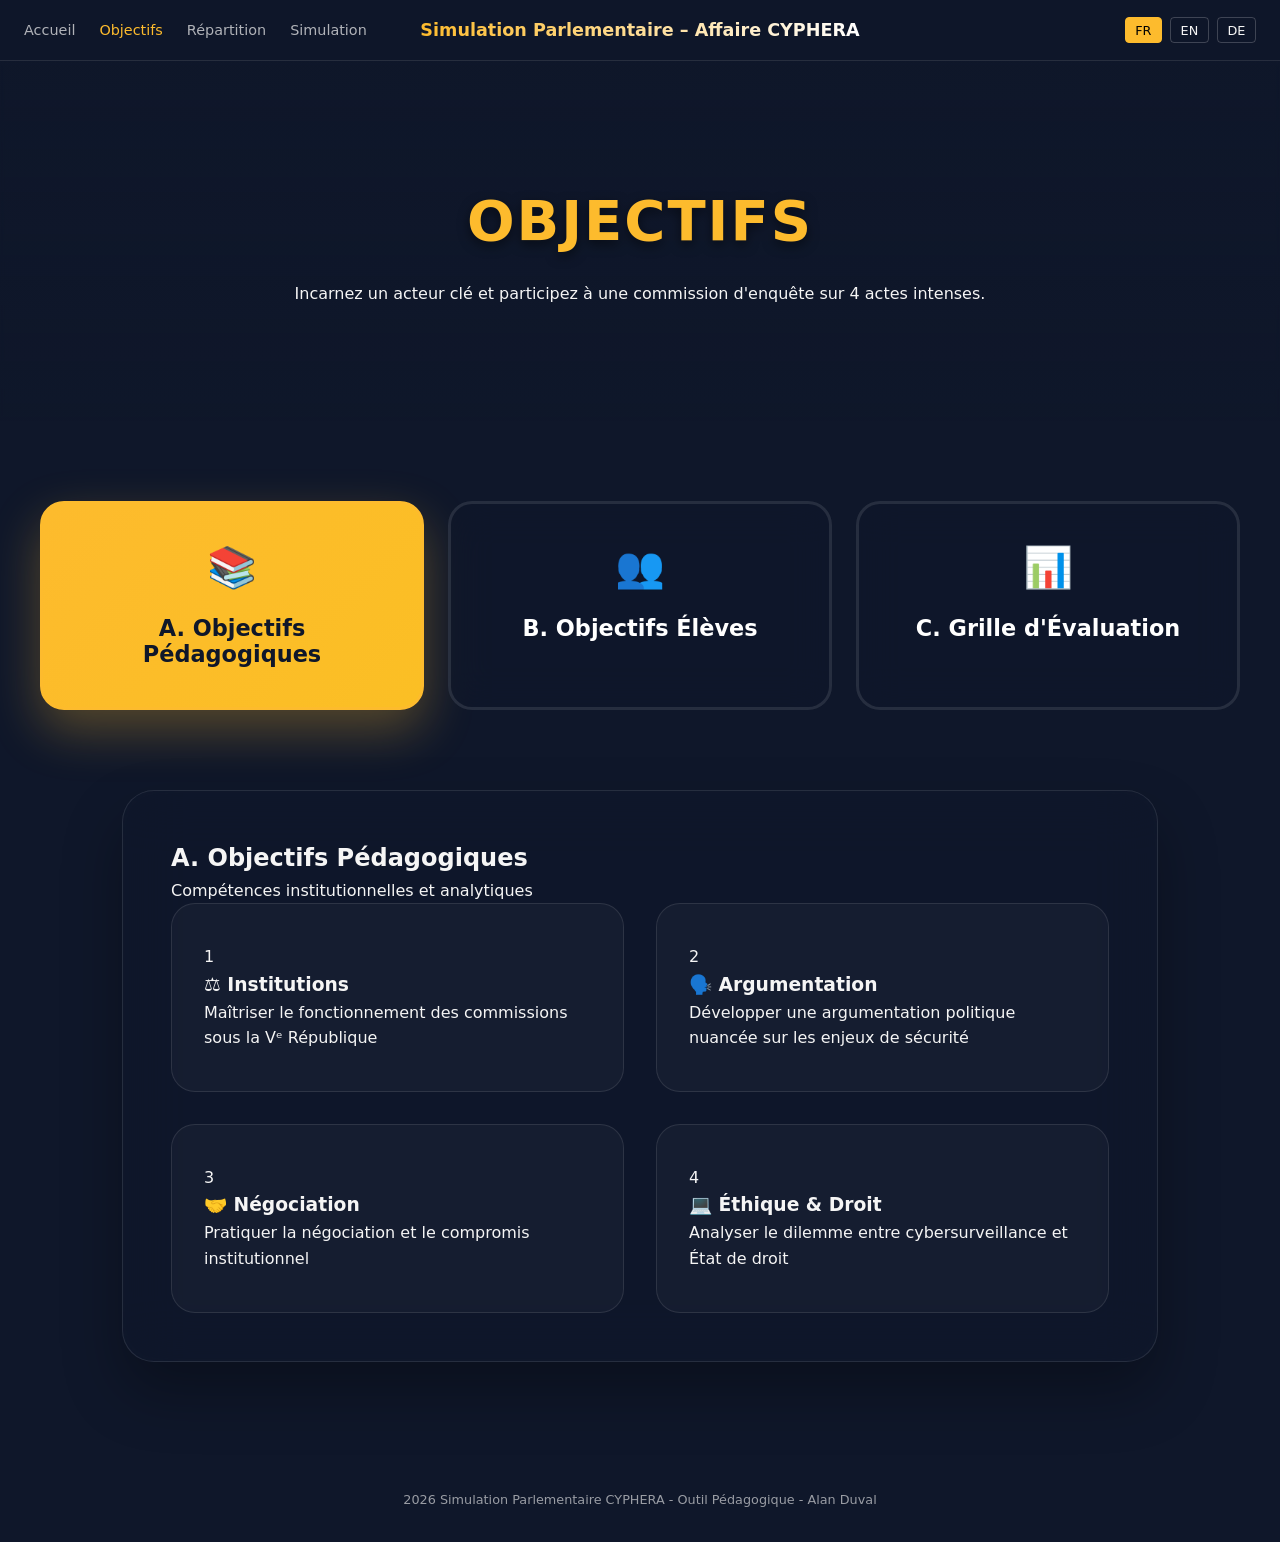
<file: objectifs.html>
<!DOCTYPE html>
<html lang="fr">
<head>
    <meta charset="UTF-8">
    <meta name="viewport" content="width=device-width, initial-scale=1.0">
    <title data-i18n="tab_objectives">Objectifs – Affaire CYPHERA</title>
    <link rel="stylesheet" href="css/base/variables.css">
    <link rel="stylesheet" href="css/base/reset.css">
    <link rel="stylesheet" href="css/base/layout.css">
    <link rel="stylesheet" href="css/components/header.css">
    <link rel="stylesheet" href="css/components/header-nav.css">
    <link rel="stylesheet" href="css/components/header-mobile.css">
    <link rel="stylesheet" href="css/components/hero.css">
    <link rel="stylesheet" href="css/components/glass-card.css">
    <link rel="stylesheet" href="css/components/tables.css">
    <link rel="stylesheet" href="css/pages/objectifs/objectifs-layout.css">
    <link rel="stylesheet" href="css/pages/objectifs/objectifs-eval.css">
</head>
<body data-lang="fr">
    <main class="objectifs-container">
        <!-- Page Hero (Harmonized) -->
        <section class="page-hero">
            <div class="video-container">
                <video id="bgVideo" autoplay muted playsinline loop>
                    <source src="assets/videos/CYPHERA02.mp4" type="video/mp4">
                </video>
                <div class="video-overlay"></div>
            </div>
            <div class="hero-content">
                <h1 data-i18n="nav_objectives">Objectifs</h1>
                <p data-i18n="slide3_text">Incarnez un acteur clé et participez à une commission d'enquête sur 4 actes intenses.</p>
            </div>
        </section>

        <!-- Navigation par 3 Boutons -->
        <section class="objectifs-buttons">
            <div class="buttons-grid">
                <button class="objectif-btn pedagogique active" data-section="pedagogiques">
                    <span class="btn-icon">📚</span>
                    <span data-i18n="objectifs.pedagogiques">A. Objectifs Pédagogiques</span>
                </button>
                <button class="objectif-btn eleves" data-section="eleves">
                    <span class="btn-icon">👥</span>
                    <span data-i18n="objectifs.eleves">B. Objectifs Élèves</span>
                </button>
                <button class="objectif-btn evaluation" data-section="evaluation">
                    <span class="btn-icon">📊</span>
                    <span data-i18n="objectifs.evaluation">C. Grille d'Évaluation</span>
                </button>
            </div>
        </section>

        <!-- Contenu Dynamique 3 Sections -->
        <section class="objectifs-content">
            
            <!-- Section A : Objectifs Pédagogiques -->
            <!-- Section A : Objectifs Pédagogiques -->
            <div id="pedagogiques" class="content-section active glass-card">
                <div class="section-header">
                    <h2 data-i18n="pedagogiques.title">A. Objectifs Pédagogiques</h2>
                    <p class="section-subtitle" data-i18n="pedagogiques.subtitle">Compétences institutionnelles et analytiques</p>
                </div>
                
                <div class="goals-grid">
                    <div class="goal-card">
                        <span class="goal-number">1</span>
                        <h3 data-i18n="pedagogiques.1.title">⚖️ Institutions</h3>
                        <p data-i18n="pedagogiques.1.desc">Maîtriser le fonctionnement des commissions sous la Vᵉ République</p>
                    </div>
                    
                    <div class="goal-card">
                        <span class="goal-number">2</span>
                        <h3 data-i18n="pedagogiques.2.title">🗣️ Argumentation</h3>
                        <p data-i18n="pedagogiques.2.desc">Développer une argumentation politique nuancée sur les enjeux de sécurité</p>
                    </div>
                    
                    <div class="goal-card">
                        <span class="goal-number">3</span>
                        <h3 data-i18n="pedagogiques.3.title">🤝 Négociation</h3>
                        <p data-i18n="pedagogiques.3.desc">Pratiquer la négociation et le compromis institutionnel</p>
                    </div>
                    
                    <div class="goal-card">
                        <span class="goal-number">4</span>
                        <h3 data-i18n="pedagogiques.4.title">💻 Éthique & Droit</h3>
                        <p data-i18n="pedagogiques.4.desc">Analyser le dilemme entre cybersurveillance et État de droit</p>
                    </div>
                </div>
            </div>

            <!-- Section B : Objectifs Élèves (CORRECTION #3) -->
            <div id="eleves" class="content-section glass-card">
                <div class="section-header">
                    <h2 data-i18n="eleves.title">B. Objectifs pour les Élèves</h2>
                    <p class="section-subtitle" data-i18n="eleves.subtitle">Préparation et évaluation concrètes</p>
                </div>
                
                <div class="goals-grid">
                    <div class="goal-card">
                        <span class="goal-number">1</span>
                        <h3 data-i18n="eleves.1.title">🎭 Incarner un rôle</h3>
                        <p data-i18n="eleves.1.desc">Incarner de manière réaliste l'un des 14 rôles attribués</p>
                    </div>
                    
                    <div class="goal-card">
                        <span class="goal-number">2</span>
                        <h3 data-i18n="eleves.2.title">📝 Préparer arguments</h3>
                        <p data-i18n="eleves.2.desc">Préparer des arguments adaptés à la position politique du rôle</p>
                    </div>
                    
                    <div class="goal-card">
                        <span class="goal-number">3</span>
                        <h3 data-i18n="eleves.3.title">⚖️ Comprendre les institutions</h3>
                        <p data-i18n="eleves.3.desc">Comprendre sa place et ses pouvoirs dans le cadre des institutions de la Ve République</p>
                    </div>
                    
                    <div class="goal-card">
                        <span class="goal-number">4</span>
                        <h3 data-i18n="eleves.4.title">🗳️ Participer débat</h3>
                        <p data-i18n="eleves.4.desc">Participer activement au débat démocratique structuré</p>
                    </div>
                </div>
            </div>

            <!-- Section C : Grille d'Évaluation COMPLÈTE -->
            <div id="evaluation" class="content-section glass-card">
                <h2 data-i18n="eval.title">Grille d'Évaluation (20 points)</h2>
                
                <div class="evaluation-summary">
                    <p data-i18n="eval.description">Évaluation par groupe (2 élèves) sur 4 phases (5 pts/phase × 4 = 20 pts)</p>
                </div>

                <!-- Tableau Principal 4 Critères -->
                <table class="evaluation-grid main-grid">
                    <thead>
                        <tr>
                            <th data-i18n="eval.criteria">Critère</th>
                            <th data-i18n="eval.description_col">Description</th>
                            <th data-i18n="eval.0to1">0-1 pt</th>
                            <th data-i18n="eval.2to3">2-3 pts</th>
                            <th data-i18n="eval.4to5">4-5 pts</th>
                        </tr>
                    </thead>
                    <tbody>
                        <tr>
                            <td data-i18n="eval.criterion1">1. Rôle</td>
                            <td data-i18n="eval.desc1">Cohérence/jeu du rôle attribué (position, intérêts, limites)</td>
                            <td>Flou</td>
                            <td>Plausible</td>
                            <td class="gold">Nuancé</td>
                        </tr>
                        <tr>
                            <td data-i18n="eval.criterion2">2. Faits CYPHERA</td>
                            <td data-i18n="eval.desc2">Maîtrise scénario (ingérence, surveillance, 14 acteurs)</td>
                            <td>Imprécis</td>
                            <td>Corrects</td>
                            <td class="gold">Enrichis</td>
                        </tr>
                        <tr>
                            <td data-i18n="eval.criterion3">3. Questions/Réponses</td>
                            <td data-i18n="eval.desc3">Commission: questions incisives. Témoins: réponses cohérentes</td>
                            <td>Vagues</td>
                            <td>Basiques</td>
                            <td class="gold">Stratégiques</td>
                        </tr>
                        <tr>
                            <td data-i18n="eval.criterion4">4. Argumentation</td>
                            <td data-i18n="eval.desc4">Dilemme sécurité/libertés, cohérence avec pouvoir du rôle</td>
                            <td>Faibles</td>
                            <td>Logiques</td>
                            <td class="gold">Complexes</td>
                        </tr>
                    </tbody>
                </table>

                <!-- Tableaux Par Phase (Actes 1-4) -->
                <div class="phases-breakdown">
                    <div class="phase-card">
                        <h3 data-i18n="eval.phase1">Phase 1 : Création Commission (Acte 1)</h3>
                        <table class="phase-grid">
                            <tr><th data-i18n="eval.focus">Focus</th><th data-i18n="eval.expected">Attendus</th></tr>
                            <tr><td data-i18n="eval.role">Rôle</td><td>Négociation président/rapporteur crédible</td></tr>
                            <tr><td data-i18n="eval.facts">Faits</td><td>Procédure résolution, bureau commission</td></tr>
                            <tr><td data-i18n="eval.questions">Questions</td><td>"Qui élit président ?", "Champ enquête ?"</td></tr>
                            <tr><td data-i18n="eval.argumentation">Argumentation</td><td>Compromis majorités/oppositions</td></tr>
                        </table>
                    </div>
                    <div class="phase-card">
                        <h3 data-i18n="eval.phase2">Phase 2 : Auditions (Acte 2)</h3>
                        <table class="phase-grid">
                            <tr><th data-i18n="eval.focus">Focus</th><th data-i18n="eval.expected">Attendus</th></tr>
                            <tr><td data-i18n="eval.role">Rôle</td><td>CNIL→RGPD, Extrême droite→Singapour, Journalistes→sources</td></tr>
                            <tr><td data-i18n="eval.facts">Faits</td><td>CYPHERA SECURITY, surveillance collatérale</td></tr>
                            <tr><td data-i18n="eval.questions">Questions</td><td>"Pourquoi surveiller innocents ?"</td></tr>
                            <tr><td data-i18n="eval.argumentation">Argumentation</td><td>Défense/attaque selon position</td></tr>
                        </table>
                    </div>
                    <div class="phase-card">
                        <h3 data-i18n="eval.phase3">Phase 3 : Rapport (Acte 3)</h3>
                        <table class="phase-grid">
                            <tr><th data-i18n="eval.focus">Focus</th><th data-i18n="eval.expected">Attendus</th></tr>
                            <tr><td data-i18n="eval.role">Rôle</td><td>4 positions/acteur/acte cohérentes</td></tr>
                            <tr><td data-i18n="eval.facts">Faits</td><td>Synthèse auditions, responsabilités</td></tr>
                            <tr><td data-i18n="eval.questions">Questions</td><td>Réformes proposées (CNCTR, loi)</td></tr>
                            <tr><td data-i18n="eval.argumentation">Argumentation</td><td>Propositions législatives réalistes</td></tr>
                        </table>
                    </div>
                    <div class="phase-card">
                        <h3 data-i18n="eval.phase4">Phase 4 : Débat Final (Acte 4)</h3>
                        <table class="phase-grid">
                            <tr><th data-i18n="eval.focus">Focus</th><th data-i18n="eval.expected">Attendus</th></tr>
                            <tr><td data-i18n="eval.role">Rôle</td><td>Plaidoyer final convaincant</td></tr>
                            <tr><td data-i18n="eval.facts">Faits</td><td>Conséquences politiques (loi, opinion)</td></tr>
                            <tr><td data-i18n="eval.questions">Questions</td><td>Gestion objections adversaires</td></tr>
                            <tr><td data-i18n="eval.argumentation">Argumentation</td><td>Vision stratégique éthique</td></tr>
                        </table>
                    </div>
                </div>

                <!-- Barème Détail -->
                <div class="evaluation-scale">
                    <h3 data-i18n="eval.scale">Barème Détaillé</h3>
                    <table class="scale-grid">
                        <thead>
                            <tr>
                                <th data-i18n="eval.points">Points</th>
                                <th data-i18n="eval.level">Niveau</th>
                                <th data-i18n="eval.expectations">Attentes</th>
                            </tr>
                        </thead>
                        <tbody>
                            <tr class="excellent"><td>16-20/20</td><td data-i18n="eval.excellent">Excellent</td><td>Rôles nuancés, argumentation fine, maîtrise institutions</td></tr>
                            <tr class="very-good"><td>12-15/20</td><td data-i18n="eval.veryGood">Très Bon</td><td>Rôles cohérents, arguments solides, procédure juste</td></tr>
                            <tr class="satisfying"><td>8-11/20</td><td data-i18n="eval.satisfying">Satisfaisant</td><td>Rôles identifiés, faits corrects, participation active</td></tr>
                            <tr class="insufficient"><td>&lt;8/20</td><td data-i18n="eval.insufficient">Insuffisant</td><td>Rôles flous, faits imprécis, participation passive</td></tr>
                        </tbody>
                    </table>
                </div>

                <!-- Fiche Professeur -->
                <div class="teacher-section">
                    <h3 data-i18n="eval.instructions">Instructions Professeur</h3>
                    <ul>
                        <li data-i18n="eval.inst1">Évaluer par phase (5 colonnes horizontales)</li>
                        <li data-i18n="eval.inst2">Cocher 4-5 pts : Excellent | 2-3 pts : Satisfaisant | 0-1 pt : À travailler</li>
                        <li data-i18n="eval.inst3">Bonus transversaux (+4 pts max) : Sources, i18n, binôme équilibré</li>
                        <li data-i18n="eval.inst4">Total final : ___/24 pts (grille + bonus)</li>
                    </ul>
                </div>

                <!-- Boutons Actions -->
                <div class="pdf-actions">
                    <button class="pdf-btn gold" id="download-grille-pdf" data-pdf="grille-evaluation-complete">
                        📥 <span data-i18n="eval.download">Télécharger PDF</span>
                    </button>
                    <button class="print-btn" onclick="window.print()">
                        🖨️ <span data-i18n="eval.print">Imprimer</span>
                    </button>
                </div>
            </div>
        </section>
    </main>

    <!-- Scripts CYPHERA -->
    <script src="i18n/translations.js"></script>
    <script src="js/core/i18n.js"></script>
    <script src="js/components/header.js"></script>
    <script src="js/utils/pdf-generator.js"></script>
    <script src="js/modules/objectifs.js"></script>
</body>
</html>
</file>
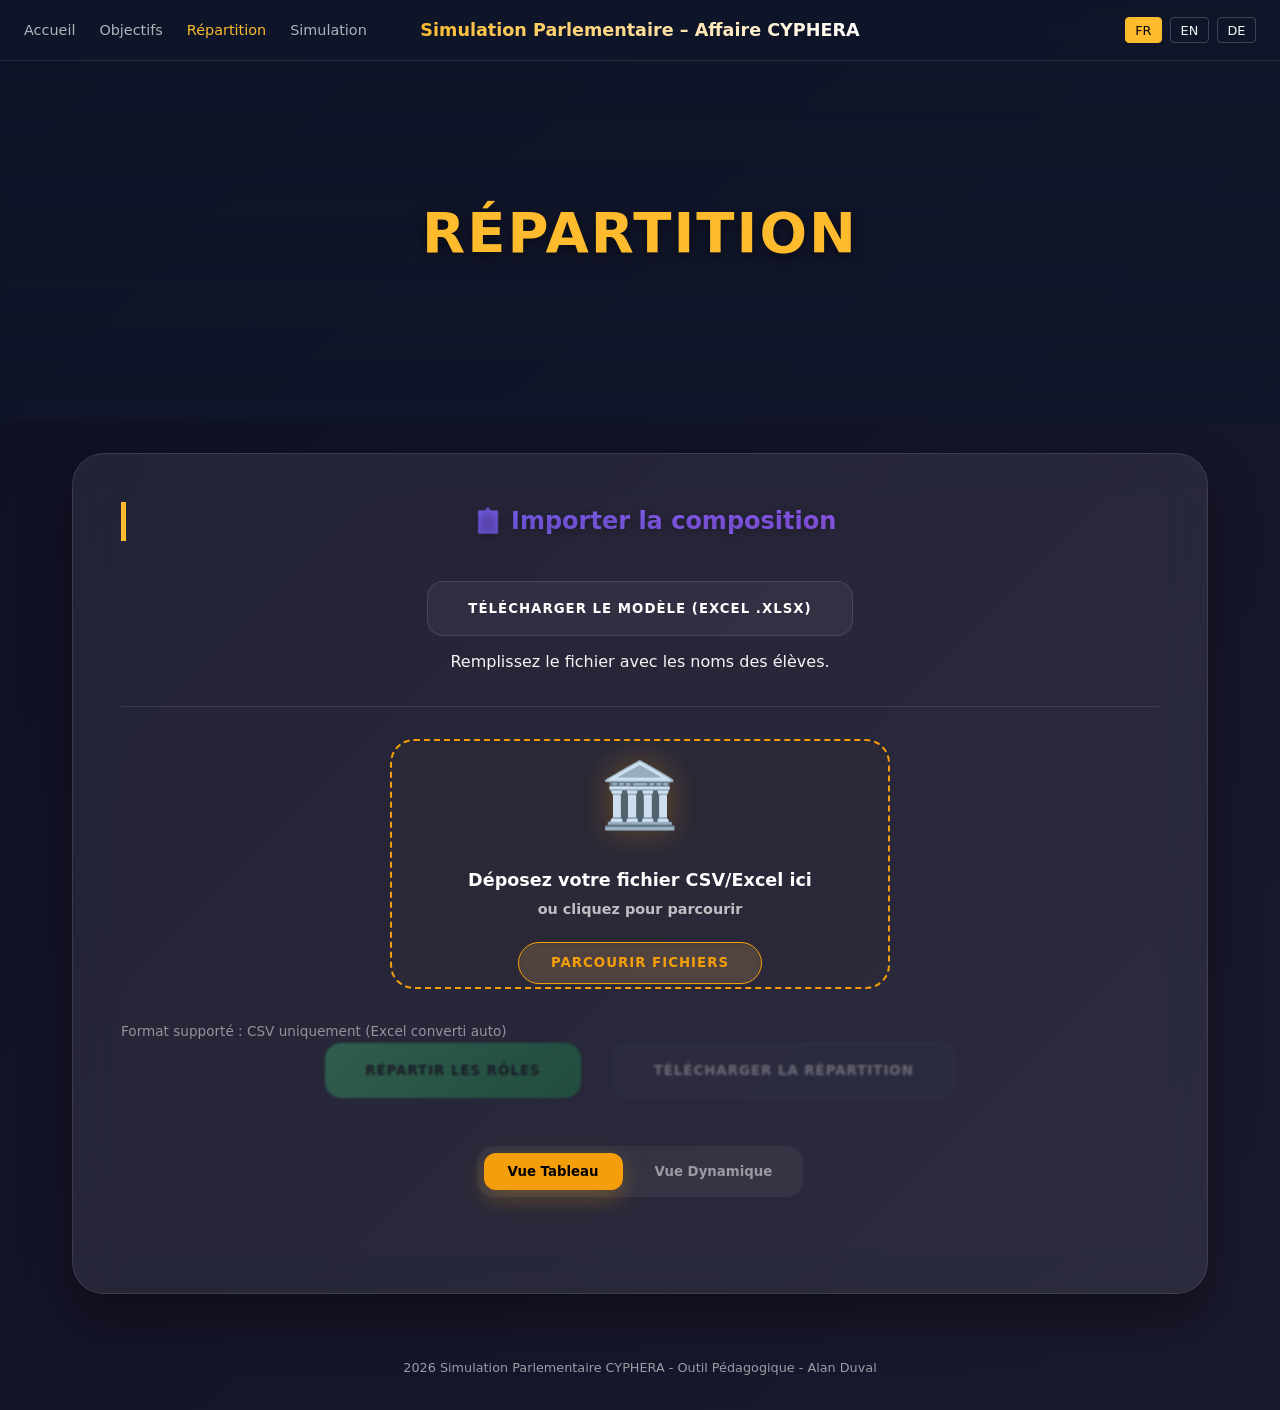
<file: repartition.html>
<!DOCTYPE html>
<html lang="fr">

<head>
    <meta charset="UTF-8">
    <meta name="viewport" content="width=device-width, initial-scale=1.0">
    <title data-i18n="tab_repartition">Répartition – Affaire CYPHERA</title>
    <link rel="stylesheet" href="css/base/variables.css">
    <link rel="stylesheet" href="css/base/reset.css">
    <link rel="stylesheet" href="css/base/layout.css">
    <link rel="stylesheet" href="css/components/header.css">
    <link rel="stylesheet" href="css/components/header-nav.css">
    <link rel="stylesheet" href="css/components/header-mobile.css">
    <link rel="stylesheet" href="css/components/hero.css">
    <link rel="stylesheet" href="css/components/glass-card.css">
    <link rel="stylesheet" href="css/pages/repartition/repartition-upload.css">
    <link rel="stylesheet" href="css/pages/repartition/repartition-results.css">
</head>

<body>
    <section class="page-hero">
        <div class="video-container">
            <video id="bgVideo" autoplay muted playsinline loop>
                <source src="assets/videos/CYPHERA02.mp4" type="video/mp4">
            </video>
            <div class="video-overlay"></div>
        </div>
        <div class="hero-content">
            <h1 data-i18n="nav_distribution">Répartition</h1>
        </div>
    </section>

    <main class="container">
        <section class="glass-card">
            <h2 class="accent-title premium-upload-title">📋 Importer la composition</h2>

            <div class="template-section">
                <button class="btn secondary" onclick="downloadTemplate()" data-i18n="rep_template_btn">
                    <span style="font-size: 1.2rem; margin-right: 8px;">📊</span> Télécharger le Modèle
                </button>
                <p class="help-text">Remplissez le fichier avec les noms des élèves.</p>
            </div>

            <div class="upload-section">
                <div id="drop-zone" class="glass-upload-zone" onclick="document.getElementById('csvFile').click()">
                    <div class="upload-icon-premium">🏛️</div>
                    <div class="upload-prompt-text">
                        Déposez votre fichier CSV/Excel ici<br>
                        <span style="font-size: 0.9rem; opacity: 0.7;">ou cliquez pour parcourir</span>
                    </div>
                    <button class="btn-browse-glass">Parcourir fichiers</button>
                    <input type="file" id="csvFile" accept=".csv, .xlsx, .xls" style="display: none;" onchange="handleFileSelect(event)">
                </div>

                <div id="file-info">
                    <!-- Dynamic States (Empty, Loading, Loaded) -->
                </div>

                <div id="mini-hemi-preview" class="mini-hemicycle-preview">
                    <div class="hemi-dot-container" id="hemi-dots">
                        <!-- 14 dots for detected groups -->
                    </div>
                    <div class="detected-count">
                        <span id="group-number">0</span> groupes détectés
                    </div>
                </div>
                <p class="format-hint">Format supporté : CSV uniquement (Excel converti auto)</p>
            </div>

            <div class="actions">
                <button id="distributeBtn" class="btn primary" onclick="distributeRoles()" disabled
                    data-i18n="rep_btn">Répartir les Rôles</button>
                <button id="downloadBtn" class="btn secondary" onclick="downloadCSV()" disabled
                    data-i18n="rep_download">Télécharger la Répartition</button>
            </div>

            <div class="view-switcher">
                <button class="view-btn active" data-view="table" onclick="setView('table')"
                    data-i18n="rep_view_table">Vue Tableau</button>
                <button class="view-btn" data-view="dynamic" onclick="setView('dynamic')"
                    data-i18n="rep_view_dynamic">Vue Dynamique</button>
            </div>

            <div id="resultsContainer">
                <!-- Filled by JS (Table or Dynamic view) -->
            </div>
        </section>
    </main>

    <script src="i18n/translations.js"></script>
    <script src="js/core/i18n.js"></script>
    <script src="js/components/header.js"></script>
    <script src="https://cdn.sheetjs.com/xlsx-latest/package/dist/xlsx.full.min.js"></script>
    <script src="js/core/actors-data.js"></script>
    <script src="js/modules/roles.js"></script>
    <script src="js/modules/simulation.js"></script>
</body>

</html>
</file>
<file: css/base/variables.css>
:root {
    --primary-color: #1a2a6c;
    --secondary-color: #b21f1f;
    --accent-color: #fdbb2d;
    --gold: #fdbb2d;
    --text-color: #f5f5f5;
    --bg-color: #0f172a;
    --card-bg: rgba(255, 255, 255, 0.05);
    --glass-effect: blur(10px);
    --transition: all 0.3s ease;
}
</file>
<file: css/base/layout.css>
.container {
    max-width: 1200px;
    margin: 0 auto;
    padding: 2rem;
    width: 100%;
}

.main-footer {
    padding: 2rem;
    text-align: center;
    font-size: 0.8rem;
    opacity: 0.6;
    margin-top: auto;
}

@media (max-width: 768px) {
    .container {
        padding: 1.5rem;
    }
}

@media (max-width: 414px) {
    .container {
        padding: 1rem 0.8rem;
    }
}
</file>
<file: css/components/header.css>
.main-header {
    background: rgba(15, 23, 42, 0.9);
    backdrop-filter: var(--glass-effect);
    padding: 1rem 1.5rem;
    display: grid;
    grid-template-columns: 1fr auto 1fr;
    align-items: center;
    position: sticky;
    top: 0;
    z-index: 1000;
    border-bottom: 1px solid rgba(255, 255, 255, 0.1);
}

.header-left {
    display: flex;
    justify-content: flex-start;
}

.header-right {
    display: flex;
    justify-content: flex-end;
    align-items: center;
    gap: 1rem;
}

.logo-container {
    text-align: center;
}

.logo-container h1 {
    font-size: 1.1rem;
    font-weight: 800;
    background: linear-gradient(to right, var(--accent-color), #fff);
    -webkit-background-clip: text;
    background-clip: text;
    -webkit-text-fill-color: transparent;
    white-space: nowrap;
}

.main-nav ul {
    display: flex;
    list-style: none;
    gap: 1.5rem;
}

.main-nav a {
    text-decoration: none;
    color: var(--text-color);
    font-size: 0.9rem;
    font-weight: 500;
    opacity: 0.7;
    transition: var(--transition);
}

.main-nav a:hover,
.main-nav a.active {
    opacity: 1;
    color: var(--accent-color);
}
</file>
<file: css/components/header-nav.css>
.lang-selector {
    display: flex;
    gap: 0.5rem;
}

.lang-btn {
    background: transparent;
    border: 1px solid rgba(255, 255, 255, 0.2);
    color: var(--text-color);
    padding: 0.3rem 0.6rem;
    cursor: pointer;
    border-radius: 4px;
    font-size: 0.8rem;
    transition: var(--transition);
}

.lang-btn:hover,
.lang-btn.active {
    background: var(--accent-color);
    color: #000;
    border-color: var(--accent-color);
}

/* Hamburger Menu Toggle */
.menu-toggle {
    display: none;
    flex-direction: column;
    justify-content: space-between;
    width: 30px;
    height: 21px;
    background: transparent;
    border: none;
    cursor: pointer;
    padding: 0;
    z-index: 1001;
}

.menu-toggle span {
    width: 100%;
    height: 3px;
    background-color: var(--text-color);
    border-radius: 10px;
    transition: all 0.3s ease;
}

/* Animation Hamburger to X */
.menu-toggle.active span:nth-child(1) {
    transform: translateY(9px) rotate(45deg);
}

.menu-toggle.active span:nth-child(2) {
    opacity: 0;
}

.menu-toggle.active span:nth-child(3) {
    transform: translateY(-9px) rotate(-45deg);
}
</file>
<file: css/components/header-mobile.css>
@media (max-width: 768px) {
    .main-header {
        display: flex;
        justify-content: space-between;
        align-items: center;
        padding: 0.8rem 1rem;
        gap: 0.5rem;
    }

    .header-left {
        display: contents;
    }

    .logo-container {
        flex: 1;
        text-align: left;
    }

    .header-right {
        display: flex;
        align-items: center;
        gap: 0.8rem;
    }

    .menu-toggle {
        display: flex;
        flex-shrink: 0;
        z-index: 3000;
        position: relative;
    }

    .main-nav ul li {
        opacity: 0;
        transform: translateY(30px);
        transition: all 0.5s cubic-bezier(0.175, 0.885, 0.32, 1.275);
    }

    .main-nav.active ul li {
        opacity: 1;
        transform: translateY(0);
    }

    /* Staggered delay for menu items */
    .main-nav.active ul li:nth-child(1) { transition-delay: 0.1s; }
    .main-nav.active ul li:nth-child(2) { transition-delay: 0.2s; }
    .main-nav.active ul li:nth-child(3) { transition-delay: 0.3s; }
    .main-nav.active ul li:nth-child(4) { transition-delay: 0.4s; }

    .main-nav {
        position: fixed;
        top: 0;
        left: 0;
        width: 100%;
        height: 100vh;
        background: rgba(15, 23, 42, 0.98);
        backdrop-filter: blur(25px);
        display: flex;
        flex-direction: column;
        justify-content: center;
        align-items: center;
        padding: 2rem;
        transition: all 0.5s cubic-bezier(0.4, 0, 0.2, 1);
        z-index: 2000;
        opacity: 0;
        visibility: hidden;
        pointer-events: none;
    }

    .main-nav.active {
        opacity: 1;
        visibility: visible;
        pointer-events: auto;
    }

    .main-nav ul {
        flex-direction: column;
        align-items: center;
        gap: 2.5rem;
        width: 100%;
        margin-bottom: 0;
    }

    .main-nav a {
        font-size: 2rem;
        font-weight: 800;
        text-transform: uppercase;
        letter-spacing: 4px;
        transition: var(--transition);
    }
    
    .main-nav a:hover,
    .main-nav a.active {
        transform: scale(1.1);
        color: var(--accent-color);
        opacity: 1;
    }

    .lang-selector {
        display: flex; 
        gap: 0.3rem;
    }

    .lang-btn {
        padding: 0.25rem 0.5rem;
        font-size: 0.75rem;
    }

    .logo-container h1 {
        font-size: 0.95rem;
        max-width: none;
        line-height: 1.2;
    }
}

@media (max-width: 559px) {
    .main-header {
        flex-direction: column;
        gap: 0.8rem;
        padding: 1rem;
    }

    .logo-container {
        text-align: center;
        width: 100%;
    }

    .logo-container h1 {
        font-size: 0.9rem;
        white-space: normal;
    }

    .header-right {
        width: 100%;
        justify-content: center;
        gap: 1.5rem;
    }
}
</file>
<file: css/components/hero.css>
.page-hero {
    position: relative;
    height: 40vh;
    width: 100%;
    overflow: hidden;
    display: flex;
    align-items: center;
    justify-content: center;
    text-align: center;
}

.video-container {
    position: absolute;
    top: 0;
    left: 0;
    width: 100%;
    height: 100%;
    z-index: -1;
}

.video-container video {
    width: 100%;
    height: 100%;
    object-fit: cover;
}

.video-overlay {
    position: absolute;
    top: 0;
    left: 0;
    width: 100%;
    height: 100%;
    background: linear-gradient(to bottom, rgba(15, 23, 42, 0.5), rgba(15, 23, 42, 0.7));
    backdrop-filter: blur(2px);
}

.hero-content {
    z-index: 1;
    padding: 2rem;
}

.hero-content h1 {
    font-size: 3.5rem;
    margin-bottom: 1rem;
    color: var(--accent-color);
    text-transform: uppercase;
    letter-spacing: 2px;
    font-weight: 800;
    text-shadow: 0 4px 12px rgba(0,0,0,0.5);
    animation: fadeInUp 1s ease-out;
}

@media (max-width: 768px) {
    .hero-content h1 {
        font-size: 2.2rem;
    }
}
</file>
<file: css/components/glass-card.css>
.glass-card {
    background: rgba(15, 23, 42, 0.5);
    backdrop-filter: blur(30px);
    border: 1px solid rgba(255, 255, 255, 0.1);
    border-radius: 2rem;
    padding: 3rem;
    box-shadow: 0 30px 60px rgba(0, 0, 0, 0.3),
                inset 0 0 20px rgba(255, 255, 255, 0.02);
}

.accent-title {
    color: var(--accent-color);
    margin-bottom: 2rem;
    font-size: 2rem;
    border-left: 5px solid var(--accent-color);
    padding-left: 1.5rem;
    text-shadow: 0 2px 10px rgba(0,0,0,0.3);
}

@media (max-width: 768px) {
    .glass-card {
        padding: 2rem 1.5rem;
        border-radius: 1.5rem;
    }
    
    .accent-title {
        font-size: 1.5rem;
        padding-left: 1rem;
        margin-bottom: 1.5rem;
    }
}

@media (max-width: 414px) {
    .glass-card {
        padding: 1.2rem 0.8rem;
        border-radius: 1rem;
    }

    .accent-title {
        font-size: 1.25rem;
        padding-left: 0.8rem;
        margin-bottom: 1rem;
        border-left-width: 4px;
    }
}
</file>
<file: css/components/tables.css>
.actors-mini-table,
.evaluation-grid,
#vote-grid {
    width: 100%;
    border-collapse: collapse;
    margin-top: 1rem;
}

.actors-mini-table th,
.evaluation-grid th,
#vote-grid th {
    background: rgba(255, 255, 255, 0.05);
    color: var(--accent-color);
    padding: 0.8rem;
    text-align: left;
    border-bottom: 2px solid var(--accent-color);
}

.actors-mini-table td,
.evaluation-grid td,
#vote-grid td {
    padding: 1rem;
    border-bottom: 1px solid rgba(255, 255, 255, 0.1);
}

.loading-spinner {
    width: 50px; height: 50px; border: 4px solid rgba(255,255,255,0.3);
    border-top: 4px solid #4ade80; border-radius: 50%; animation: spin 1s linear infinite;
    margin: 50px auto;
}
</file>
<file: css/pages/objectifs/objectifs-layout.css>
.objectifs-buttons {
    padding: 3rem 2rem;
    margin-top: 2rem;
}

.buttons-grid {
    display: grid;
    grid-template-columns: repeat(auto-fit, minmax(280px, 1fr));
    gap: 1.5rem;
    max-width: 1200px;
    margin: 0 auto;
}

.objectif-btn {
    padding: 2.5rem 1.5rem;
    border: 3px solid rgba(255, 255, 255, 0.1);
    border-radius: 1.5rem;
    background: rgba(15, 23, 42, 0.5);
    backdrop-filter: blur(20px);
    color: white;
    font-weight: 800;
    font-size: 1.4rem;
    cursor: pointer;
    transition: all 0.4s cubic-bezier(0.4, 0, 0.2, 1);
    text-align: center;
    display: flex;
    flex-direction: column;
    align-items: center;
    gap: 1rem;
}

.btn-icon {
    font-size: 2.5rem;
    margin-bottom: 0.5rem;
}

.objectif-btn:hover {
    border-color: var(--gold);
    transform: translateY(-5px);
}

.objectif-btn.active {
    background: linear-gradient(135deg, var(--gold), #fbbf24);
    color: #0f172a;
    border-color: var(--gold);
    box-shadow: 0 20px 50px rgba(253, 187, 45, 0.3);
}

/* Sections de Contenu */
.objectifs-content {
    padding: 2rem 2rem 6rem;
    max-width: 1100px;
    margin: 0 auto;
}

.content-section {
    display: none;
    opacity: 0;
    transform: translateY(30px);
    transition: all 0.6s ease;
}

.content-section.active {
    display: block;
    opacity: 1;
    transform: translateY(0);
}

.goals-grid {
    display: grid;
    grid-template-columns: repeat(auto-fit, minmax(320px, 1fr));
    gap: 2rem;
}

.goal-card {
    background: rgba(255, 255, 255, 0.03);
    border: 1px solid rgba(255, 255, 255, 0.1);
    border-radius: 1.5rem;
    padding: 2.5rem 2rem;
    position: relative;
    transition: all 0.4s ease;
}

/* ===== Responsive <414px ===== */
@media (max-width: 414px) {
    .objectifs-buttons {
        padding: 2rem 1rem;
    }

    .buttons-grid {
        grid-template-columns: 1fr;
        gap: 1rem;
    }

    .objectif-btn {
        padding: 1.5rem 1rem;
        font-size: 1.1rem;
    }

    .objectifs-content {
        padding: 1rem 0.8rem 4rem;
    }

    .goals-grid {
        grid-template-columns: 1fr;
        gap: 1.2rem;
    }

    .goal-card {
        padding: 1.5rem 1.2rem;
        border-radius: 1rem;
    }
}
</file>
<file: css/pages/objectifs/objectifs-eval.css>
.evaluation-summary {
    background: rgba(253, 187, 45, 0.1);
    border-left: 4px solid var(--gold);
    padding: 1.5rem;
    margin-bottom: 2rem;
}

/* Grilles par Phase */
.phases-breakdown {
    display: grid;
    grid-template-columns: repeat(auto-fit, minmax(450px, 1fr));
    gap: 2rem;
    margin: 3rem 0;
}

.phase-card {
    background: rgba(255, 255, 255, 0.03);
    border: 1px solid rgba(255, 255, 255, 0.1);
    border-radius: 1.2rem;
    padding: 1.5rem;
}

.phase-card h3 {
    color: var(--gold);
    font-size: 1.1rem;
    margin-bottom: 1rem;
    border-bottom: 1px solid rgba(253, 187, 45, 0.3);
    padding-bottom: 0.5rem;
}

.phase-grid {
    width: 100%;
    border-collapse: collapse;
}

.phase-grid th {
    text-align: left;
    font-size: 0.9rem;
    color: rgba(255, 255, 255, 0.6);
    padding: 0.5rem;
}

.phase-grid td {
    padding: 0.8rem 0.5rem;
    border-bottom: 1px solid rgba(255, 255, 255, 0.05);
}

/* Barème */
.evaluation-scale {
    margin-top: 4rem;
}

.scale-grid {
    width: 100%;
    border-radius: 1rem;
    overflow: hidden;
    margin-top: 1.5rem;
}

.scale-grid th { background: rgba(0,0,0,0.3); padding: 1.2rem; }
.scale-grid td { padding: 1.2rem; }

.scale-grid tr.excellent { background: rgba(52, 211, 153, 0.1); border-left: 4px solid #34d399; }
.scale-grid tr.very-good { background: rgba(96, 165, 250, 0.1); border-left: 4px solid #60a5fa; }
.scale-grid tr.satisfying { background: rgba(251, 191, 36, 0.1); border-left: 4px solid #fbbf24; }
.scale-grid tr.insufficient { background: rgba(248, 113, 113, 0.1); border-left: 4px solid #f87171; }

.teacher-section {
    background: rgba(255, 255, 255, 0.03);
    border-left: 4px solid var(--gold);
    padding: 2.5rem;
    border-radius: 1rem;
    margin: 3rem 0;
}

/* Boutons PDF/Print */
.pdf-actions {
    display: flex;
    justify-content: center;
    gap: 1.5rem;
    margin-top: 4rem;
}

.pdf-btn, .print-btn {
    padding: 1rem 2.5rem;
    border-radius: 50px;
    font-weight: 700;
    cursor: pointer;
    transition: all 0.3s cubic-bezier(0.175, 0.885, 0.32, 1.275);
    display: flex;
    align-items: center;
    gap: 10px;
}

.pdf-btn.gold {
    background: linear-gradient(45deg, var(--gold), #fbbf24);
    color: #000;
    border: none;
    box-shadow: 0 10px 20px rgba(253, 187, 45, 0.3);
}

.print-btn {
    background: rgba(255, 255, 255, 0.05);
    border: 1px solid rgba(255, 255, 255, 0.2);
    color: #fff;
}

.pdf-btn:hover, .print-btn:hover {
    transform: translateY(-3px) scale(1.05);
    box-shadow: 0 15px 30px rgba(0,0,0,0.4);
}

/* ===== Responsive <414px ===== */
@media (max-width: 414px) {
    .phases-breakdown {
        grid-template-columns: 1fr;
        gap: 1.2rem;
    }

    .phase-card {
        padding: 1rem;
        border-radius: 0.8rem;
    }

    .phase-card h3 {
        font-size: 0.95rem;
    }

    .evaluation-summary {
        padding: 1rem;
    }

    /* Wrap tables in scrollable container */
    .evaluation-grid,
    .scale-grid,
    .phase-grid {
        display: block;
        overflow-x: auto;
        -webkit-overflow-scrolling: touch;
    }

    .scale-grid th,
    .scale-grid td {
        padding: 0.8rem;
        font-size: 0.85rem;
    }

    .teacher-section {
        padding: 1.5rem 1rem;
    }

    .pdf-actions {
        flex-direction: column;
        gap: 1rem;
        align-items: stretch;
    }

    .pdf-btn, .print-btn {
        justify-content: center;
        width: 100%;
    }
}

@media print {
    body { background: white !important; color: black !important; }
    .main-header, .main-footer, .hero-video, .objectifs-buttons, .pdf-actions { display: none !important; }
    .glass-card { background: white !important; color: black !important; border: none !important; box-shadow: none !important; backdrop-filter: none !important; }
    .objectif-btn, .section-subtitle { display: none !important; }
}
</file>
<file: css/pages/repartition/repartition-upload.css>
/* modern-repartition.css - New visual identity for CYPHERA */

:root {
    --night-blue-deep: #0f0f23;
    --night-blue-light: #1a1a2e;
    --gold-parliament: #f59e0b;
    --glass-bg: rgba(255, 255, 255, 0.08);
    --glass-border: rgba(255, 255, 255, 0.1);
}

/* Global Page Context */
body {
    background: linear-gradient(135deg, var(--night-blue-deep) 0%, var(--night-blue-light) 100%);
    min-height: 100vh;
}

.template-section {
    display: flex;
    flex-direction: column;
    align-items: center;
    gap: 0.8rem;
    margin-bottom: 2rem;
    padding-bottom: 2rem;
    border-bottom: 1px solid var(--glass-border);
}

/* Glassmorphism Card Wrapper */
.glass-card {
    background: var(--glass-bg);
    backdrop-filter: blur(20px);
    -webkit-backdrop-filter: blur(20px);
    border: 1px solid var(--glass-border);
    border-radius: 32px;
    padding: 3rem;
    box-shadow: 0 25px 50px rgba(0, 0, 0, 0.4);
}

/* Main Title Style */
.accent-title.premium-upload-title {
    font-size: 24px;
    font-weight: 800;
    background: linear-gradient(135deg, #6366f1 0%, #a855f7 100%);
    -webkit-background-clip: text;
    -webkit-text-fill-color: transparent;
    margin-bottom: 2.5rem;
    text-align: center;
}

/* Redesigned Drag & Drop Zone */
.glass-upload-zone {
    width: 100%;
    max-width: 500px;
    height: 250px;
    margin: 0 auto 2rem;
    border: 2px dashed var(--gold-parliament);
    border-radius: 24px;
    background: rgba(245, 158, 11, 0.02);
    display: flex;
    flex-direction: column;
    align-items: center;
    justify-content: center;
    gap: 1.2rem;
    cursor: pointer;
    transition: all 0.4s cubic-bezier(0.175, 0.885, 0.32, 1.275);
    position: relative;
    overflow: hidden;
}

.glass-upload-zone.drag-hover {
    transform: scale(1.02);
    background: rgba(245, 158, 11, 0.08);
    box-shadow: 0 0 40px rgba(245, 158, 11, 0.2);
    animation: border-pulse 1.5s infinite;
}

@keyframes border-pulse {
    0% { border-color: var(--gold-parliament); }
    50% { border-color: #fff; }
    100% { border-color: var(--gold-parliament); }
}

.upload-icon-premium {
    font-size: 4rem;
    filter: drop-shadow(0 0 15px rgba(245, 158, 11, 0.3));
    transition: transform 0.3s ease;
}

.glass-upload-zone:hover .upload-icon-premium {
    transform: translateY(-8px) scale(1.1);
}

.upload-prompt-text {
    color: #fff;
    font-size: 1.1rem;
    font-weight: 600;
    text-align: center;
}

/* Premium Browse Button */
.btn-browse-glass {
    background: rgba(245, 158, 11, 0.1);
    border: 1px solid var(--gold-parliament);
    color: var(--gold-parliament);
    padding: 0.8rem 2rem;
    border-radius: 50px;
    font-weight: 700;
    text-transform: uppercase;
    letter-spacing: 1px;
    transition: all 0.3s ease;
    backdrop-filter: blur(5px);
}

.btn-browse-glass:hover {
    background: var(--gold-parliament);
    color: #000;
    box-shadow: 0 0 25px rgba(245, 158, 11, 0.4);
    transform: translateY(-2px);
}

.format-hint {
    color: rgba(255, 255, 255, 0.5);
    font-size: 0.85rem;
    margin-top: 1rem;
}

/* Dynamic Preview (Mini Hemicycle) */
.mini-hemicycle-preview {
    margin-top: 2rem;
    display: none;
    flex-direction: column;
    align-items: center;
    gap: 1rem;
    animation: fadeIn 0.5s ease;
}

.hemi-dot-container {
    display: grid;
    grid-template-columns: repeat(14, 1fr);
    gap: 4px;
}

.hemi-dot {
    width: 6px;
    height: 6px;
    border-radius: 50%;
    background: var(--gold-parliament);
    box-shadow: 0 0 5px var(--gold-parliament);
}

.detected-count {
    color: #4ade80;
    font-weight: 700;
    font-family: 'JetBrains Mono', monospace;
}

/* File Loaded State */
.file-loaded-badge {
    background: rgba(74, 222, 128, 0.1);
    border: 1px solid #4ade80;
    color: #4ade80;
    padding: 1rem 2rem;
    border-radius: 16px;
    display: flex;
    align-items: center;
    gap: 1.5rem;
    width: 100%;
    max-width: 500px;
    margin: 0 auto;
}

.btn-generate-premium {
    background: #22c55e;
    color: #000;
    padding: 0.6rem 1.5rem;
    border-radius: 12px;
    font-weight: 800;
    cursor: pointer;
    border: none;
    transition: all 0.3s ease;
}

.btn-generate-premium:hover {
    background: #16a34a;
    box-shadow: 0 0 20px rgba(34, 197, 94, 0.4);
}

/* Loader Spinner */
.loader-spinner {
    width: 40px;
    height: 40px;
    border: 3px solid rgba(255, 255, 255, 0.1);
    border-top: 3px solid var(--gold-parliament);
    border-radius: 50%;
    animation: spin 1s linear infinite;
}

@keyframes spin {
    0% { transform: rotate(0deg); }
    100% { transform: rotate(360deg); }
}

@keyframes fadeIn {
    from { opacity: 0; transform: translateY(10px); }
    to { opacity: 1; transform: translateY(0); }
}

/* Common Components */
.view-switcher {
    display: flex;
    flex-wrap: wrap;
    justify-content: center;
    gap: 0.5rem;
    margin: 3rem auto;
    background: rgba(255, 255, 255, 0.05);
    padding: 0.4rem;
    border-radius: 16px;
    width: fit-content;
}

.view-btn {
    padding: 0.7rem 1.5rem;
    border: none;
    background: transparent;
    color: rgba(255, 255, 255, 0.5);
    border-radius: 12px;
    cursor: pointer;
    font-weight: 700;
    transition: var(--transition);
}

.view-btn.active {
    background: var(--gold-parliament);
    color: #000;
    box-shadow: 0 8px 25px rgba(245, 158, 11, 0.3);
}

.actions {
    display: flex;
    justify-content: center;
    gap: 2rem;
    margin-bottom: 3rem;
}

.btn {
    padding: 1.2rem 2.5rem;
    border-radius: 16px;
    font-weight: 800;
    cursor: pointer;
    transition: var(--transition);
    border: none;
    text-transform: uppercase;
    letter-spacing: 1px;
}

.btn.primary {
    background: linear-gradient(135deg, #4ade80, #16a34a);
    color: #000;
}

.btn.secondary {
    background: rgba(255, 255, 255, 0.05);
    border: 1px solid rgba(255, 255, 255, 0.1);
    color: #fff;
}

.btn:disabled {
    opacity: 0.3;
    cursor: not-allowed;
    filter: blur(1px);
}

/* Responsive */
@media (max-width: 768px) {
    .glass-card { padding: 1.5rem; }
    .glass-upload-zone { height: 200px; }
    .actions { flex-direction: column; }
    .hemi-dot-container { grid-template-columns: repeat(7, 1fr); }
}
</file>
<file: css/pages/repartition/repartition-results.css>
/* Table View - Premium (Phase 24) */
.results-table-container {
    margin-top: 2rem;
    background: rgba(15, 23, 42, 0.4);
    border-radius: 20px;
    border: 1px solid rgba(255, 255, 255, 0.1);
    overflow-x: auto; /* Allow horizontal scroll for table */
    backdrop-filter: blur(10px);
}

.glass-table {
    width: 100%;
    min-width: 600px; /* Force minimum width to ensure scroll on trigger */
    border-collapse: collapse;
    text-align: left;
}

.glass-table th {
    background: rgba(255, 255, 255, 0.05);
    padding: 1.2rem 1.5rem;
    font-weight: 800;
    text-transform: uppercase;
    font-size: 0.85rem;
    letter-spacing: 1px;
    color: var(--accent-color);
    border-bottom: 2px solid rgba(253, 187, 45, 0.2);
}

.table-row-premium {
    transition: all 0.3s ease;
    border-bottom: 1px solid rgba(255, 255, 255, 0.05);
}

.table-row-premium:hover {
    background: rgba(253, 187, 45, 0.05);
}

.table-row-premium td {
    padding: 1rem 1.5rem;
    vertical-align: middle;
}

.cell-group {
    font-weight: 900;
    color: rgba(255, 255, 255, 0.3);
    font-family: monospace;
    font-size: 1.1rem;
}

.cell-role {
    display: flex;
    align-items: center;
    gap: 1rem;
}

.role-icon-small {
    font-size: 1.5rem;
    filter: drop-shadow(0 0 5px rgba(253, 187, 45, 0.2));
}

.role-text-premium {
    font-weight: 700;
    color: #fff;
}

.cell-name {
    color: rgba(255, 255, 255, 0.8);
    font-weight: 500;
}

/* Dynamic View - Premium (Phase 24) */
.dynamic-view-grid {
    display: flex;
    flex-direction: column;
    gap: 3.5rem;
    margin-top: 2rem;
}

.category-title-premium {
    font-size: 1.4rem;
    font-weight: 800;
    color: var(--accent-color);
    margin-bottom: 1.5rem;
    padding-left: 1.5rem;
    position: relative;
    display: inline-block;
}

.category-title-premium::before {
    content: '';
    position: absolute;
    left: 0; top: 0; bottom: 0;
    width: 4px;
    background: var(--accent-color);
    border-radius: 4px;
    box-shadow: 0 0 10px var(--accent-color);
}

.roles-cards-grid {
    display: grid;
    grid-template-columns: repeat(auto-fill, minmax(280px, 1fr));
    gap: 1.5rem;
}

.role-card-premium {
    background: rgba(255, 255, 255, 0.03);
    border: 1px solid rgba(255, 255, 255, 0.08);
    border-radius: 20px;
    padding: 1.8rem;
    transition: all 0.4s cubic-bezier(0.175, 0.885, 0.32, 1.275);
    display: flex;
    flex-direction: column;
    gap: 1.2rem;
    position: relative;
    overflow: hidden;
}

.role-card-premium:hover {
    background: rgba(255, 255, 255, 0.07);
    border-color: var(--accent-color);
    transform: translateY(-8px);
    box-shadow: 0 15px 40px rgba(0,0,0,0.4);
}

.card-header-premium {
    display: flex;
    align-items: center;
    gap: 1.2rem;
}

.role-icon-large {
    font-size: 2.8rem;
    filter: drop-shadow(0 0 10px rgba(253, 187, 45, 0.3));
}

.role-meta-premium {
    display: flex;
    flex-direction: column;
}

.role-id-badge {
    font-size: 0.75rem;
    font-weight: 800;
    color: var(--accent-color);
    text-transform: uppercase;
    letter-spacing: 1px;
}

.role-name-premium {
    font-size: 1.15rem;
    font-weight: 700;
    color: #fff;
    line-height: 1.3;
}

.student-names-premium {
    background: rgba(0, 0, 0, 0.2);
    padding: 1.2rem;
    border-radius: 12px;
    font-size: 1rem;
    color: rgba(255, 255, 255, 0.9);
    line-height: 1.5;
    border-left: 3px solid rgba(255, 255, 255, 0.1);
}

.label-students {
    display: block;
    font-size: 0.7rem;
    text-transform: uppercase;
    font-weight: 800;
    color: rgba(255, 255, 255, 0.4);
    margin-bottom: 0.4rem;
}

/* Animations */
.slide-in {
    animation: slideUp 0.6s cubic-bezier(0.23, 1, 0.32, 1);
}

@keyframes slideUp {
    from { opacity: 0; transform: translateY(30px); }
    to { opacity: 1; transform: translateY(0); }
}
</file>
